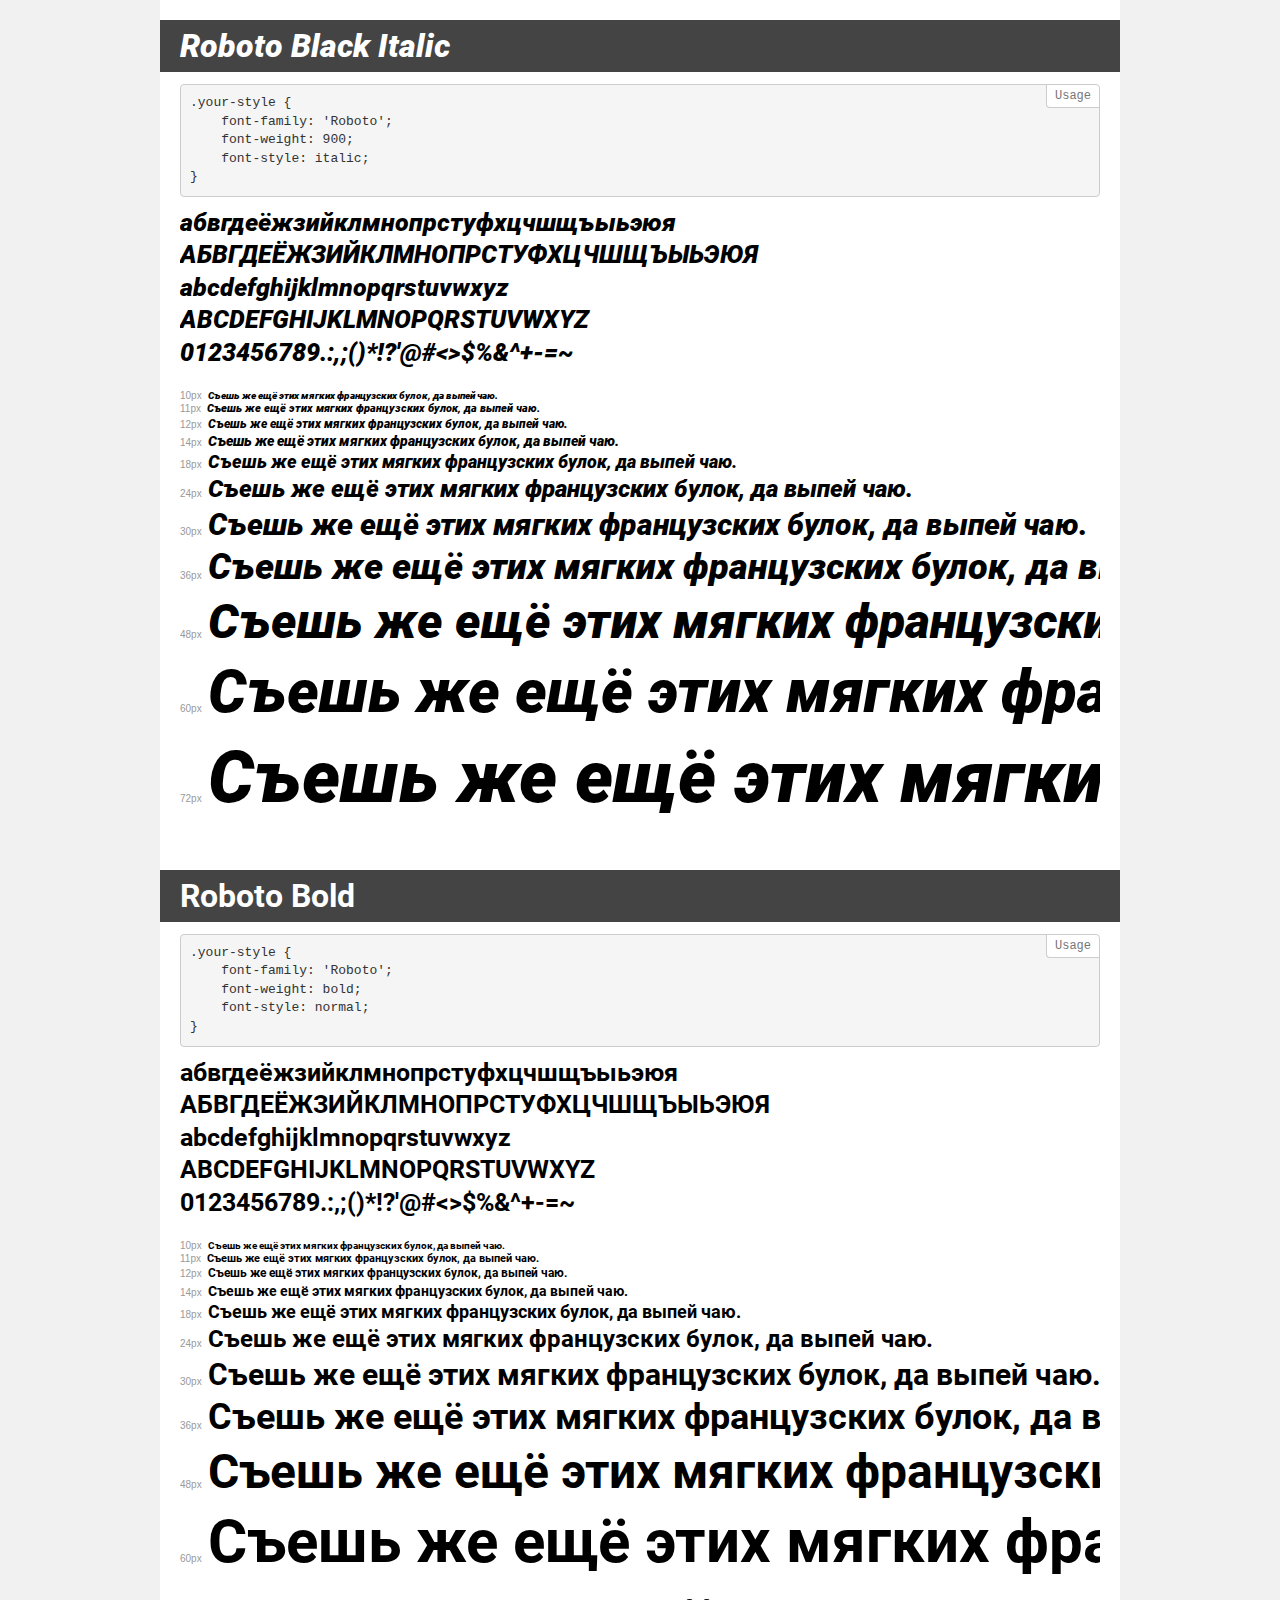
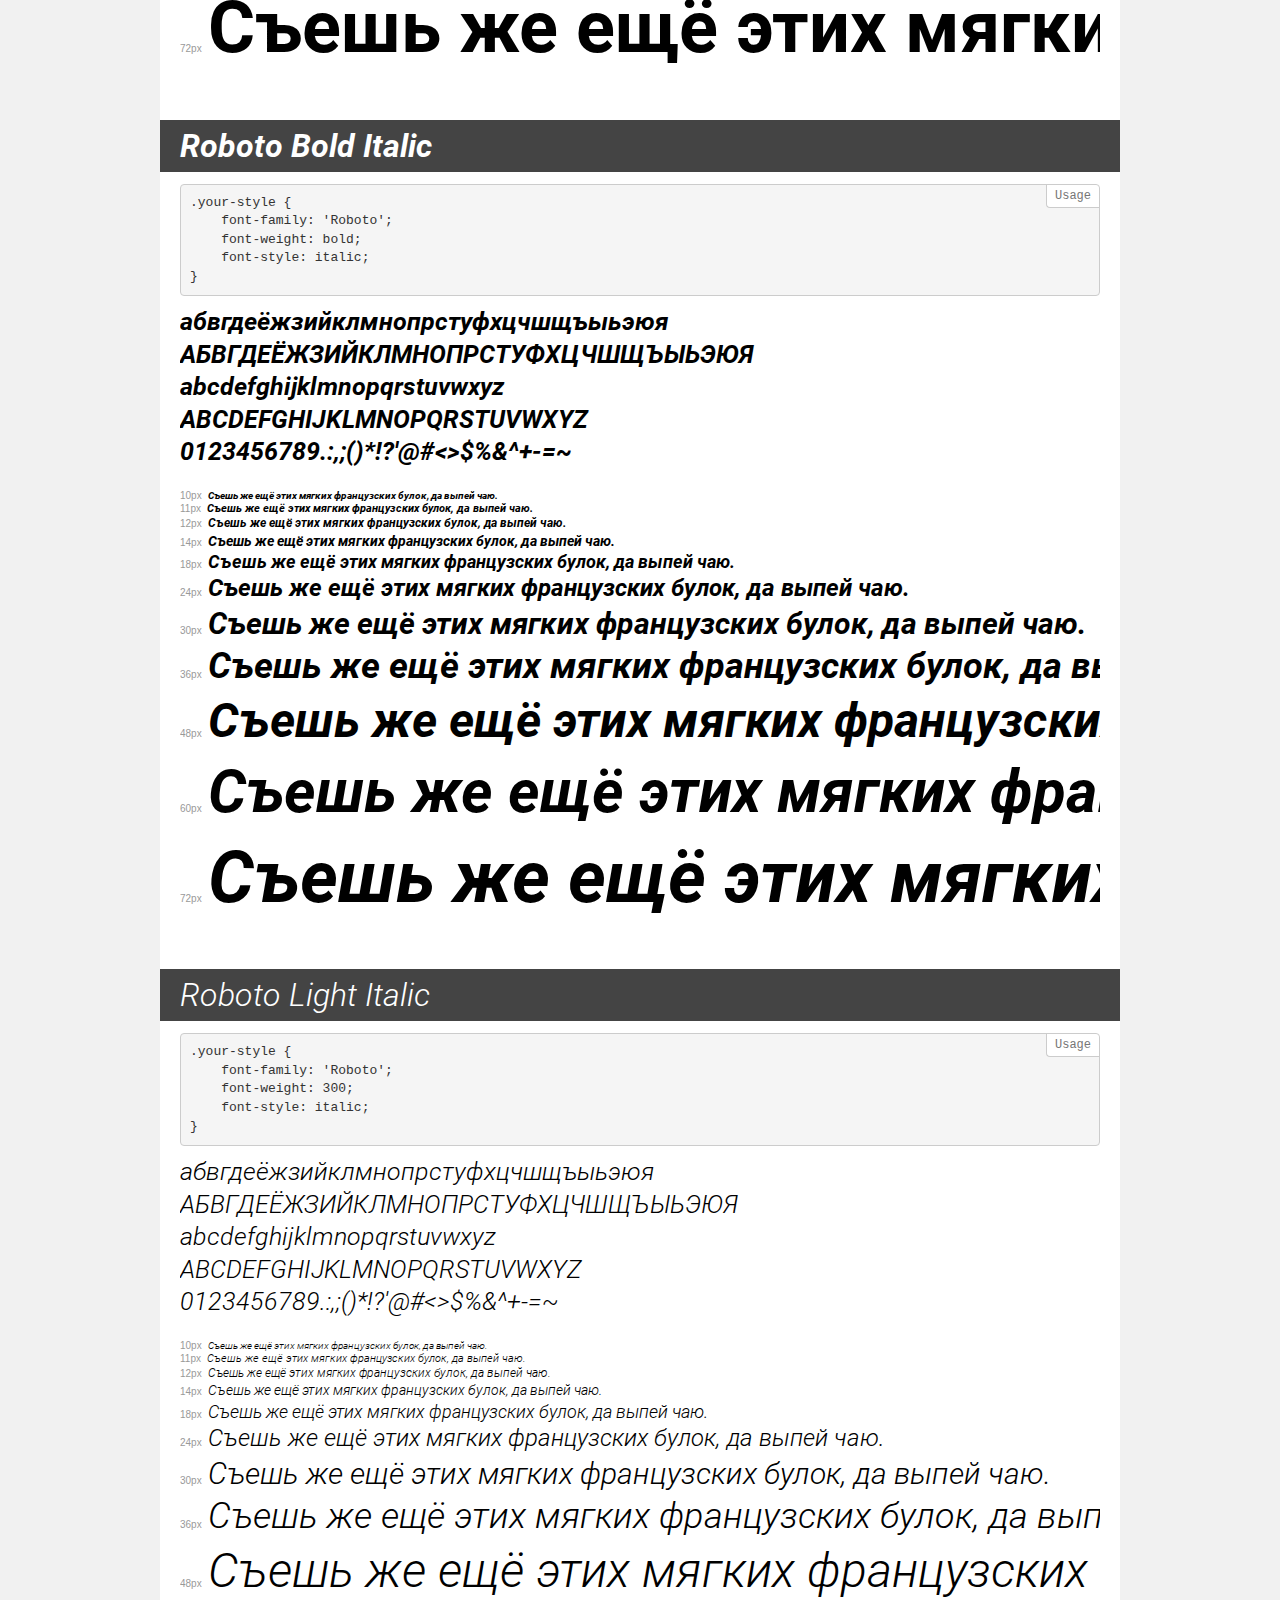
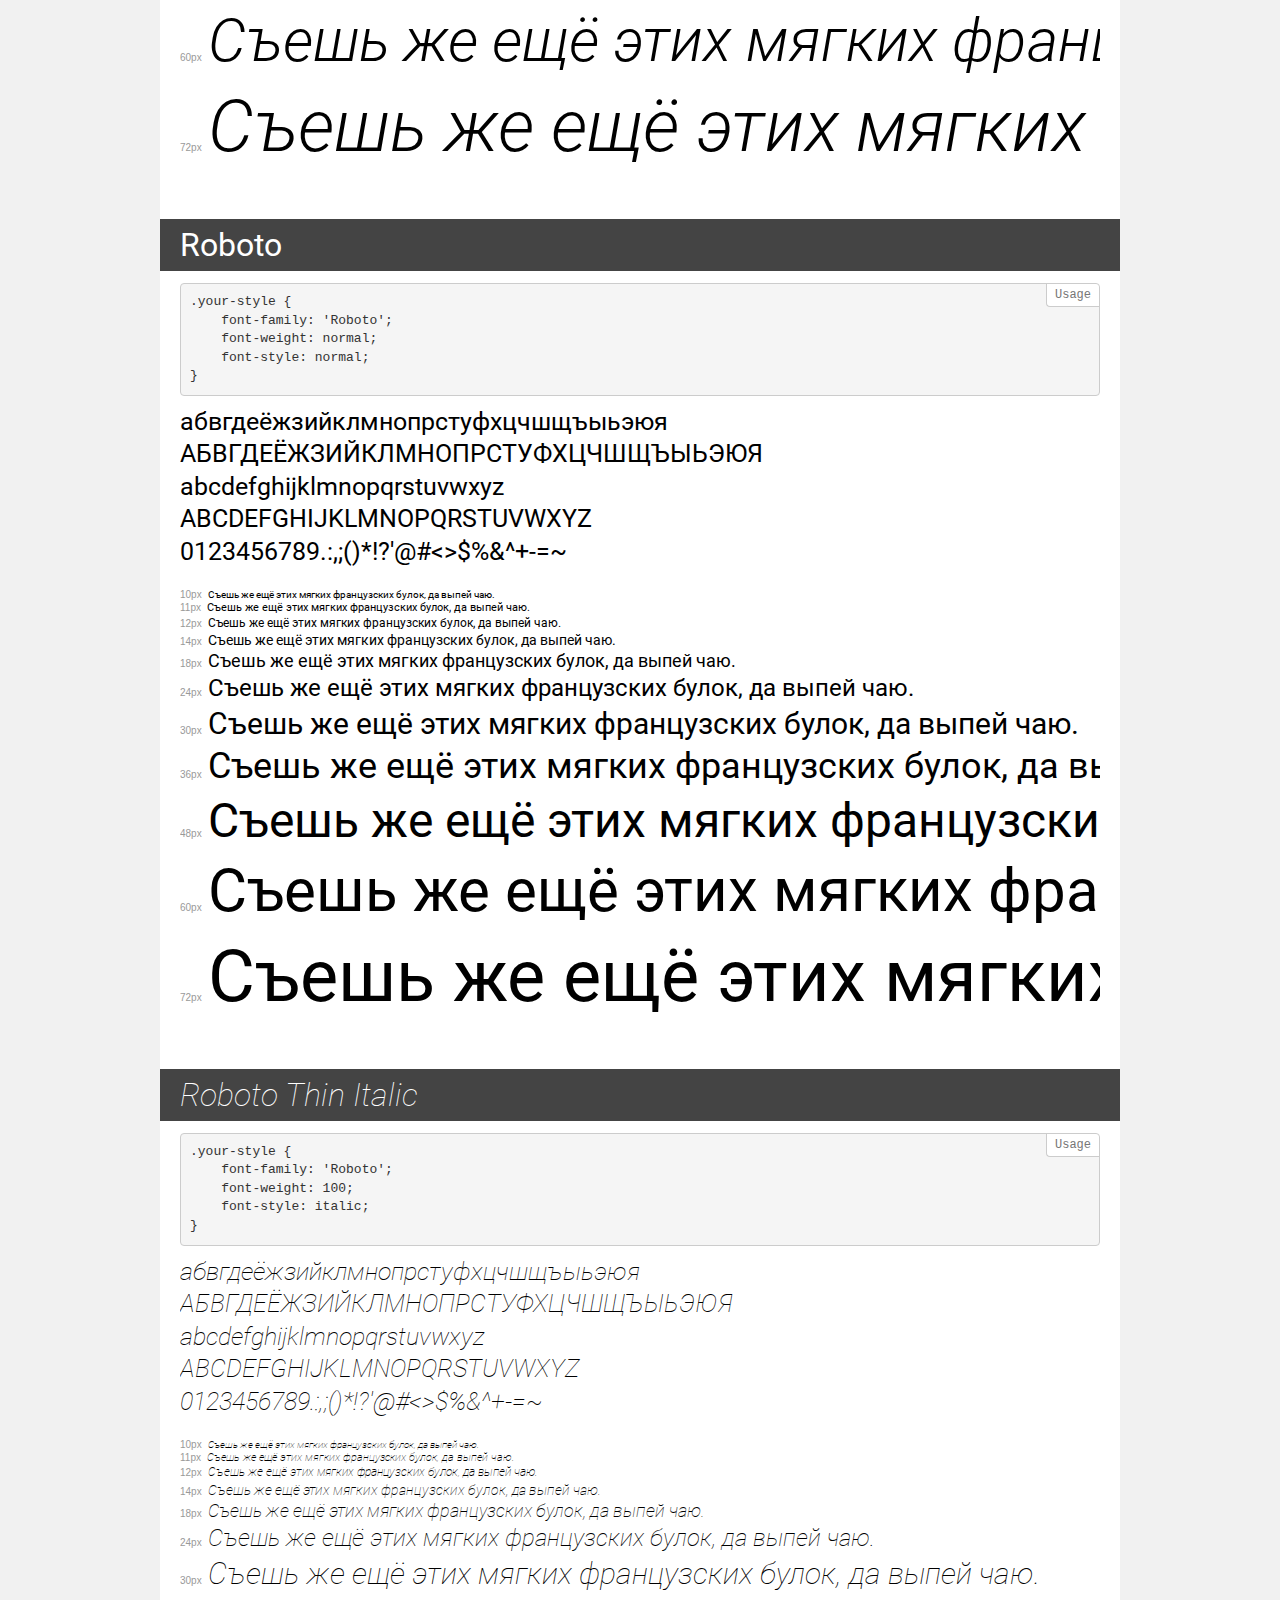
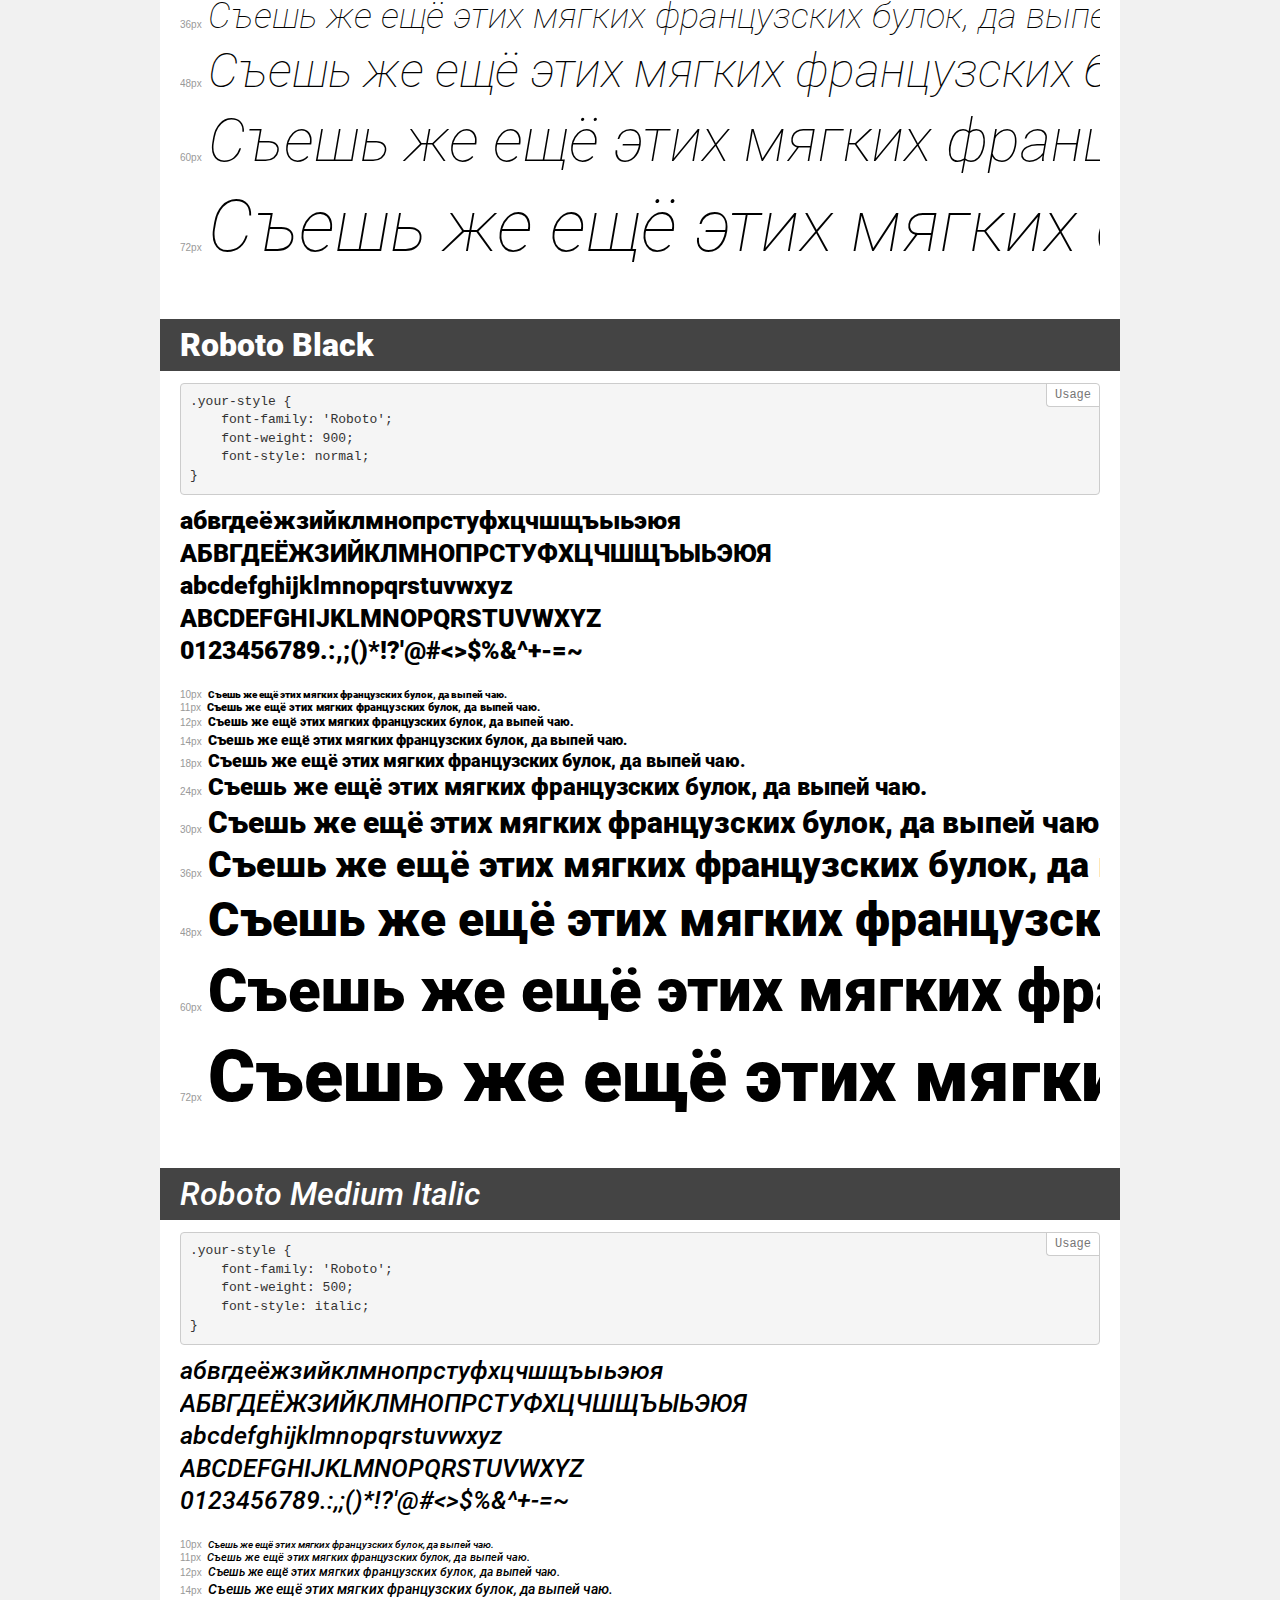
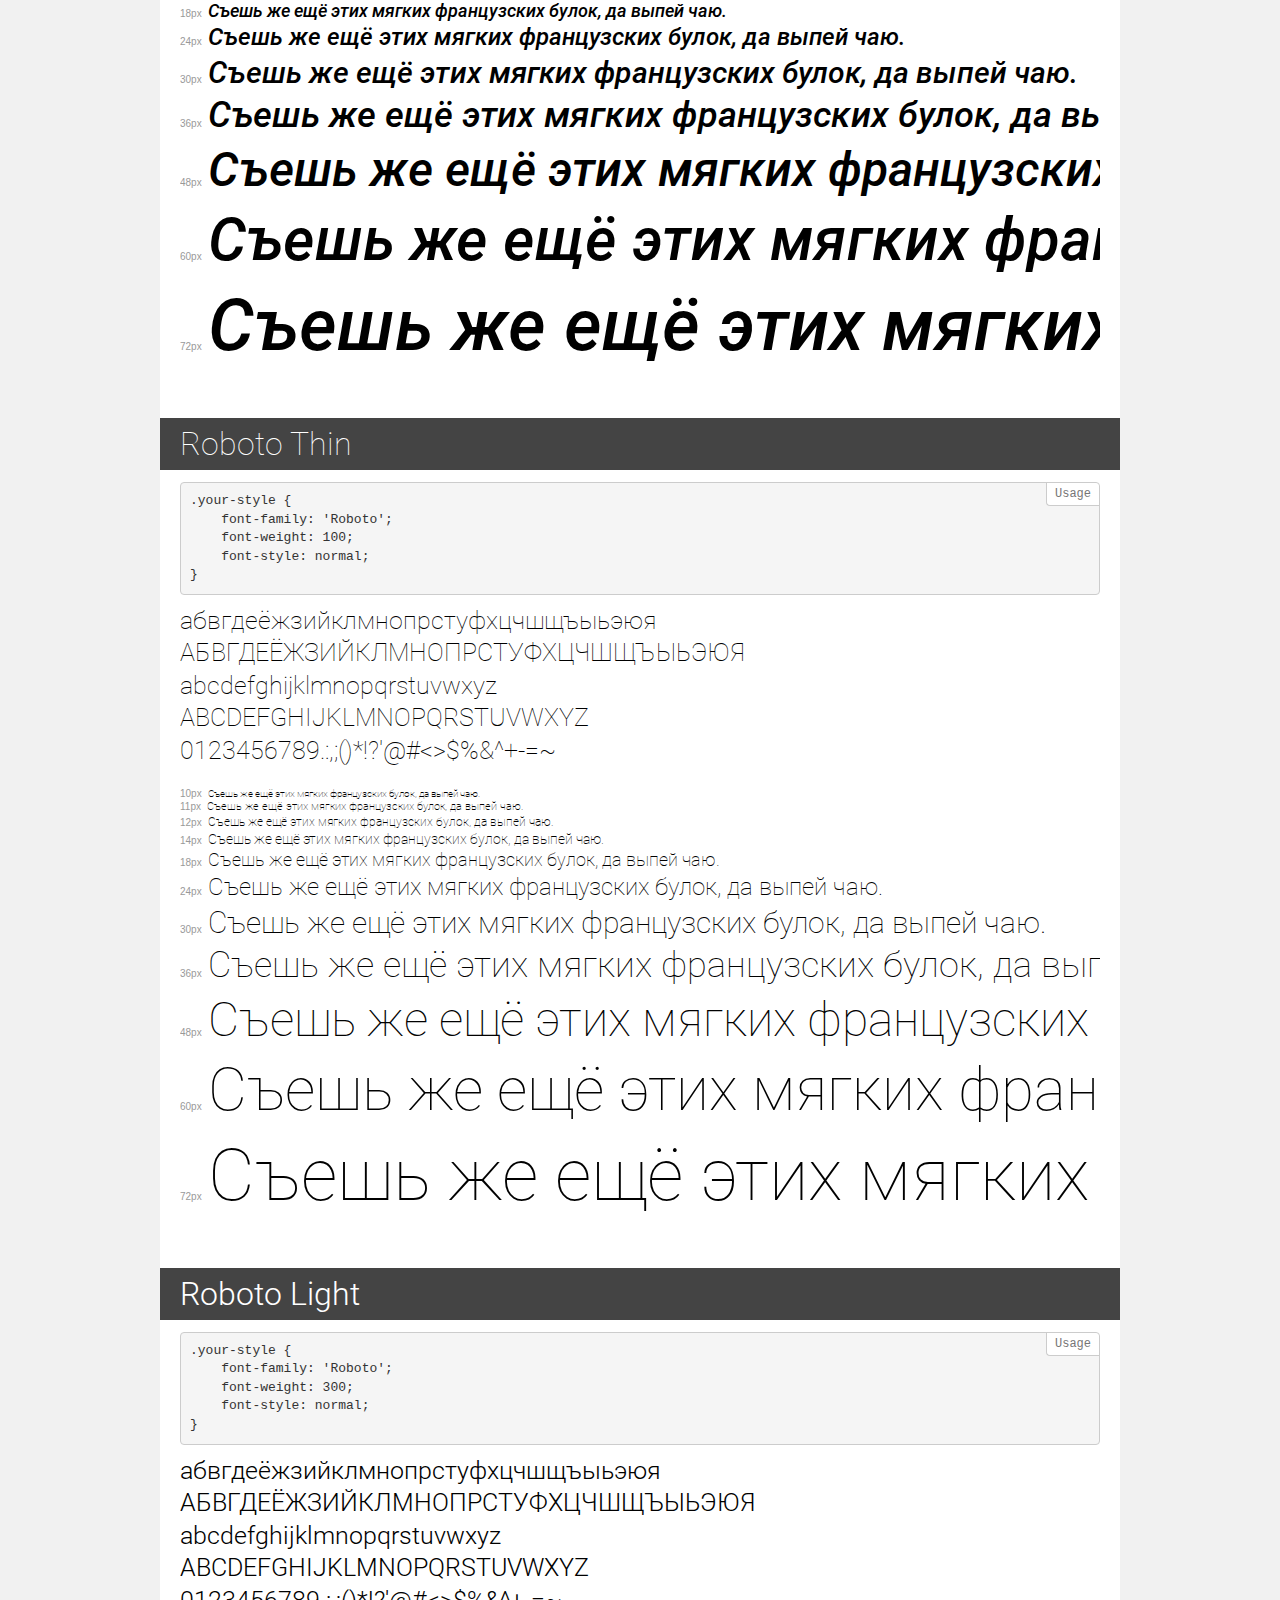
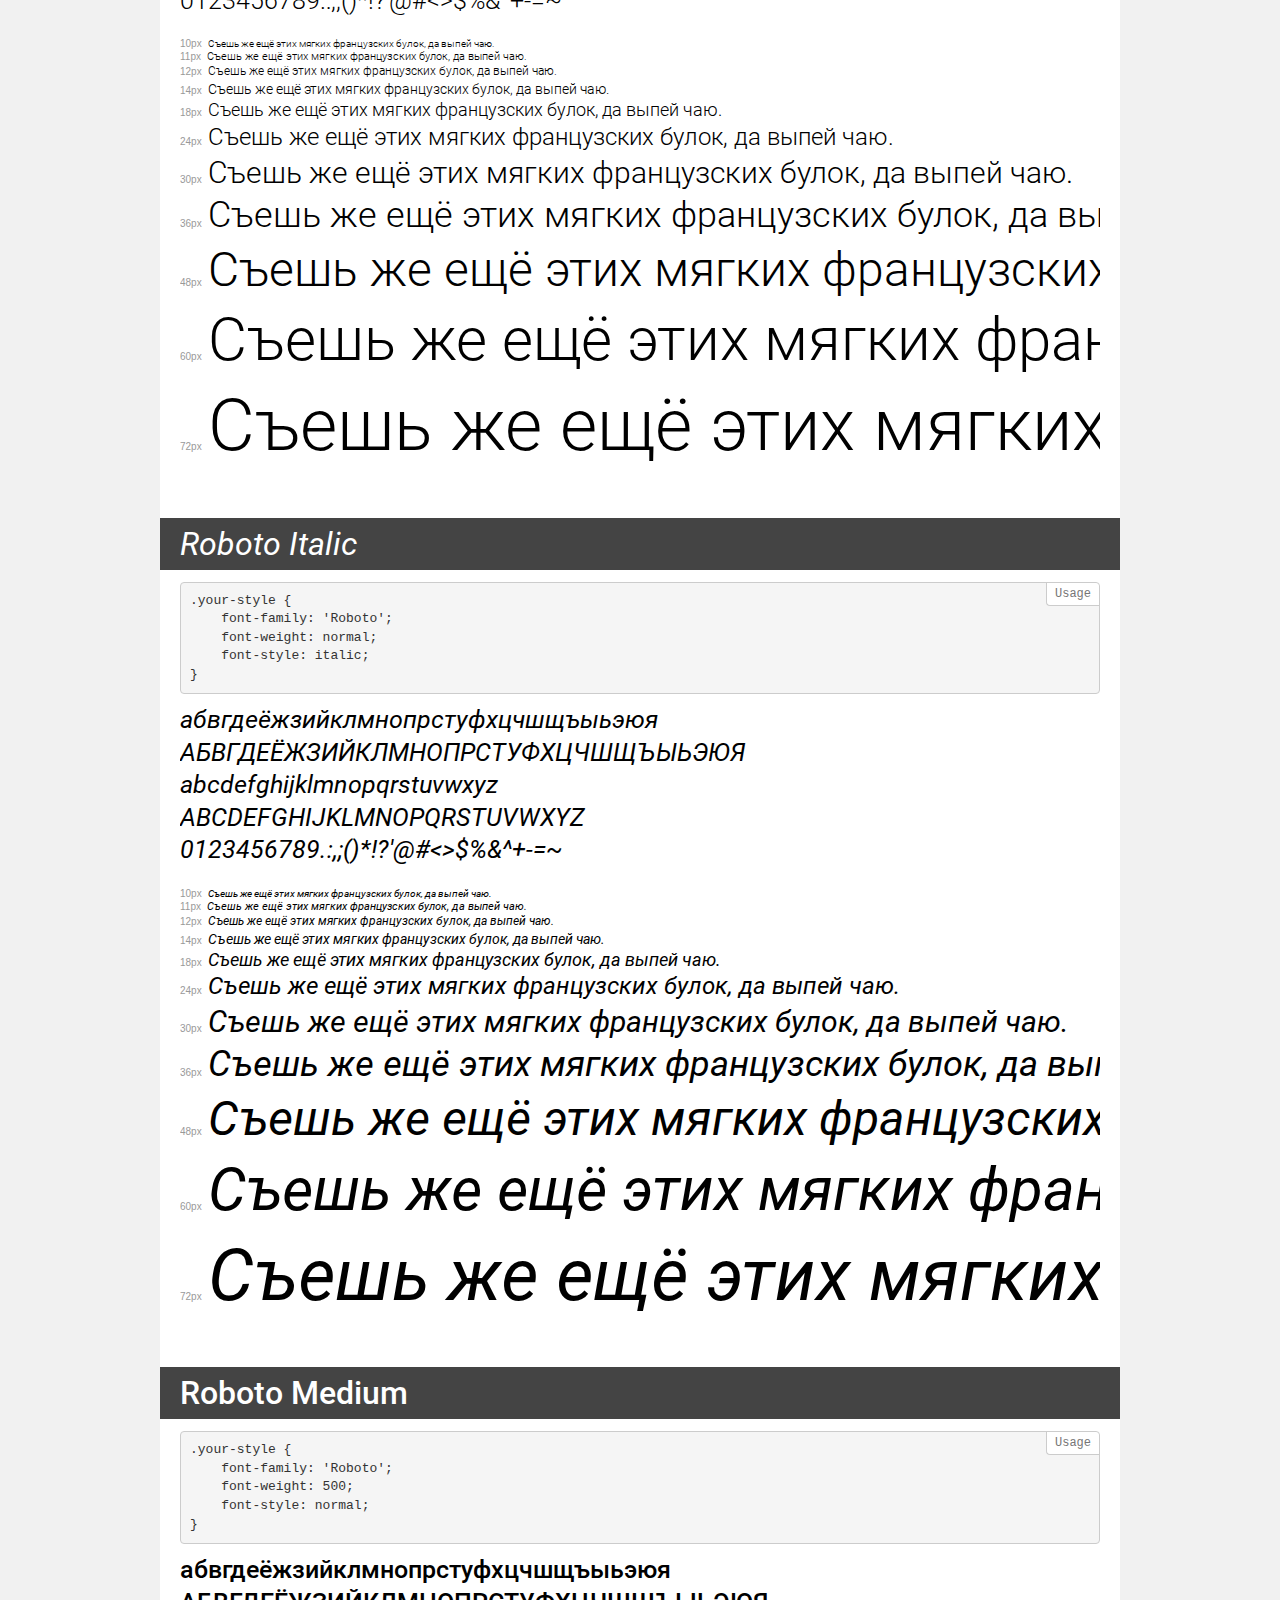
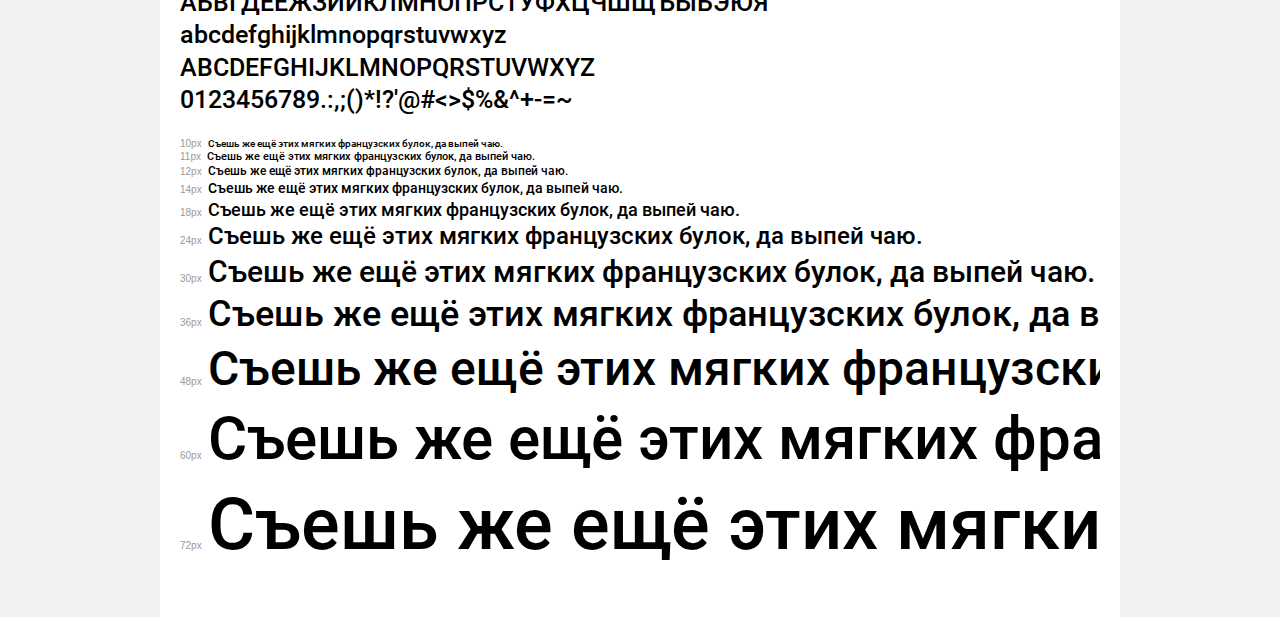
<file: Roboto/demo.html>
<!DOCTYPE html>
<html>
<head>
    <meta charset="utf-8">
    <meta http-equiv="X-UA-Compatible" content="IE=edge">
    <meta name="viewport" content="width=device-width, initial-scale=1">
    <meta name="robots" content="noindex, noarchive">
    <meta name="format-detection" content="telephone=no">
    <title>Transfonter demo</title>
    <link href="stylesheet.css" rel="stylesheet">
    <style>
        /*
        http://meyerweb.com/eric/tools/css/reset/
        v2.0 | 20110126
        License: none (public domain)
        */
        html, body, div, span, applet, object, iframe,
        h1, h2, h3, h4, h5, h6, p, blockquote, pre,
        a, abbr, acronym, address, big, cite, code,
        del, dfn, em, img, ins, kbd, q, s, samp,
        small, strike, strong, sub, sup, tt, var,
        b, u, i, center,
        dl, dt, dd, ol, ul, li,
        fieldset, form, label, legend,
        table, caption, tbody, tfoot, thead, tr, th, td,
        article, aside, canvas, details, embed,
        figure, figcaption, footer, header, hgroup,
        menu, nav, output, ruby, section, summary,
        time, mark, audio, video {
            margin: 0;
            padding: 0;
            border: 0;
            font-size: 100%;
            font: inherit;
            vertical-align: baseline;
        }
        /* HTML5 display-role reset for older browsers */
        article, aside, details, figcaption, figure,
        footer, header, hgroup, menu, nav, section {
            display: block;
        }
        body {
            line-height: 1;
        }
        ol, ul {
            list-style: none;
        }
        blockquote, q {
            quotes: none;
        }
        blockquote:before, blockquote:after,
        q:before, q:after {
            content: '';
            content: none;
        }
        table {
            border-collapse: collapse;
            border-spacing: 0;
        }
        /* common styles */
        body {
            background: #f1f1f1;
            color: #000;
        }
        .page {
            background: #fff;
            width: 920px;
            margin: 0 auto;
            padding: 20px 20px 0 20px;
            overflow: hidden;
        }
        .font-container {
            overflow-x: auto;
            overflow-y: hidden;
            margin-bottom: 40px;
            line-height: 1.3;
            white-space: nowrap;
            padding-bottom: 5px;
        }
        h1 {
            position: relative;
            background: #444;
            font-size: 32px;
            color: #fff;
            padding: 10px 20px;
            margin: 0 -20px 12px -20px;
        }
        .letters {
            font-size: 25px;
            margin-bottom: 20px;
        }
        .s10:before {
            content: '10px';
        }
        .s11:before {
            content: '11px';
        }
        .s12:before {
            content: '12px';
        }
        .s14:before {
            content: '14px';
        }
        .s18:before {
            content: '18px';
        }
        .s24:before {
            content: '24px';
        }
        .s30:before {
            content: '30px';
        }
        .s36:before {
            content: '36px';
        }
        .s48:before {
            content: '48px';
        }
        .s60:before {
            content: '60px';
        }
        .s72:before {
            content: '72px';
        }
        .s10:before, .s11:before, .s12:before, .s14:before,
        .s18:before, .s24:before, .s30:before, .s36:before,
        .s48:before, .s60:before, .s72:before {
            font-family: Arial, sans-serif;
            font-size: 10px;
            font-weight: normal;
            font-style: normal;
            color: #999;
            padding-right: 6px;
        }
        pre {
            display: block;
            position: relative;
            padding: 9px;
            margin: 0 0 10px;
            font-family: Monaco, Menlo, Consolas, "Courier New", monospace !important;
            font-size: 13px;
            line-height: 1.428571429;
            color: #333;
            font-weight: normal !important;
            font-style: normal !important;
            background-color: #f5f5f5;
            border: 1px solid #ccc;
            overflow-x: auto;
            border-radius: 4px;
        }
        pre:after {
            display: block;
            position: absolute;
            right: 0;
            top: 0;
            content: 'Usage';
            line-height: 1;
            padding: 5px 8px;
            font-size: 12px;
            color: #767676;
            background-color: #fff;
            border: 1px solid #ccc;
            border-right: none;
            border-top: none;
            border-radius: 0 4px 0 4px;
            z-index: 10;
        }
        /* responsive */
        @media (max-width: 959px) {
            .page {
                width: auto;
                margin: 0;
            }
        }
    </style>
</head>
<body>
<div class="page">
    <div class="demo" style="font-family: 'Roboto'; font-weight: 900; font-style: italic;">
        <h1>Roboto Black Italic</h1>
        <pre>.your-style {
    font-family: 'Roboto';
    font-weight: 900;
    font-style: italic;
}</pre>
        <div class="font-container">
            <p class="letters">
                абвгдеёжзийклмнопрстуфхцчшщъыьэюя<br>
АБВГДЕЁЖЗИЙКЛМНОПРСТУФХЦЧШЩЪЫЬЭЮЯ<br>
abcdefghijklmnopqrstuvwxyz<br>
ABCDEFGHIJKLMNOPQRSTUVWXYZ<br>
                0123456789.:,;()*!?'@#<>$%&^+-=~
            </p>
            <p class="s10" style="font-size: 10px;">Съешь же ещё этих мягких французских булок, да выпей чаю.</p>
            <p class="s11" style="font-size: 11px;">Съешь же ещё этих мягких французских булок, да выпей чаю.</p>
            <p class="s12" style="font-size: 12px;">Съешь же ещё этих мягких французских булок, да выпей чаю.</p>
            <p class="s14" style="font-size: 14px;">Съешь же ещё этих мягких французских булок, да выпей чаю.</p>
            <p class="s18" style="font-size: 18px;">Съешь же ещё этих мягких французских булок, да выпей чаю.</p>
            <p class="s24" style="font-size: 24px;">Съешь же ещё этих мягких французских булок, да выпей чаю.</p>
            <p class="s30" style="font-size: 30px;">Съешь же ещё этих мягких французских булок, да выпей чаю.</p>
            <p class="s36" style="font-size: 36px;">Съешь же ещё этих мягких французских булок, да выпей чаю.</p>
            <p class="s48" style="font-size: 48px;">Съешь же ещё этих мягких французских булок, да выпей чаю.</p>
            <p class="s60" style="font-size: 60px;">Съешь же ещё этих мягких французских булок, да выпей чаю.</p>
            <p class="s72" style="font-size: 72px;">Съешь же ещё этих мягких французских булок, да выпей чаю.</p>
        </div>
    </div>
    <div class="demo" style="font-family: 'Roboto'; font-weight: bold; font-style: normal;">
        <h1>Roboto Bold</h1>
        <pre>.your-style {
    font-family: 'Roboto';
    font-weight: bold;
    font-style: normal;
}</pre>
        <div class="font-container">
            <p class="letters">
                абвгдеёжзийклмнопрстуфхцчшщъыьэюя<br>
АБВГДЕЁЖЗИЙКЛМНОПРСТУФХЦЧШЩЪЫЬЭЮЯ<br>
abcdefghijklmnopqrstuvwxyz<br>
ABCDEFGHIJKLMNOPQRSTUVWXYZ<br>
                0123456789.:,;()*!?'@#<>$%&^+-=~
            </p>
            <p class="s10" style="font-size: 10px;">Съешь же ещё этих мягких французских булок, да выпей чаю.</p>
            <p class="s11" style="font-size: 11px;">Съешь же ещё этих мягких французских булок, да выпей чаю.</p>
            <p class="s12" style="font-size: 12px;">Съешь же ещё этих мягких французских булок, да выпей чаю.</p>
            <p class="s14" style="font-size: 14px;">Съешь же ещё этих мягких французских булок, да выпей чаю.</p>
            <p class="s18" style="font-size: 18px;">Съешь же ещё этих мягких французских булок, да выпей чаю.</p>
            <p class="s24" style="font-size: 24px;">Съешь же ещё этих мягких французских булок, да выпей чаю.</p>
            <p class="s30" style="font-size: 30px;">Съешь же ещё этих мягких французских булок, да выпей чаю.</p>
            <p class="s36" style="font-size: 36px;">Съешь же ещё этих мягких французских булок, да выпей чаю.</p>
            <p class="s48" style="font-size: 48px;">Съешь же ещё этих мягких французских булок, да выпей чаю.</p>
            <p class="s60" style="font-size: 60px;">Съешь же ещё этих мягких французских булок, да выпей чаю.</p>
            <p class="s72" style="font-size: 72px;">Съешь же ещё этих мягких французских булок, да выпей чаю.</p>
        </div>
    </div>
    <div class="demo" style="font-family: 'Roboto'; font-weight: bold; font-style: italic;">
        <h1>Roboto Bold Italic</h1>
        <pre>.your-style {
    font-family: 'Roboto';
    font-weight: bold;
    font-style: italic;
}</pre>
        <div class="font-container">
            <p class="letters">
                абвгдеёжзийклмнопрстуфхцчшщъыьэюя<br>
АБВГДЕЁЖЗИЙКЛМНОПРСТУФХЦЧШЩЪЫЬЭЮЯ<br>
abcdefghijklmnopqrstuvwxyz<br>
ABCDEFGHIJKLMNOPQRSTUVWXYZ<br>
                0123456789.:,;()*!?'@#<>$%&^+-=~
            </p>
            <p class="s10" style="font-size: 10px;">Съешь же ещё этих мягких французских булок, да выпей чаю.</p>
            <p class="s11" style="font-size: 11px;">Съешь же ещё этих мягких французских булок, да выпей чаю.</p>
            <p class="s12" style="font-size: 12px;">Съешь же ещё этих мягких французских булок, да выпей чаю.</p>
            <p class="s14" style="font-size: 14px;">Съешь же ещё этих мягких французских булок, да выпей чаю.</p>
            <p class="s18" style="font-size: 18px;">Съешь же ещё этих мягких французских булок, да выпей чаю.</p>
            <p class="s24" style="font-size: 24px;">Съешь же ещё этих мягких французских булок, да выпей чаю.</p>
            <p class="s30" style="font-size: 30px;">Съешь же ещё этих мягких французских булок, да выпей чаю.</p>
            <p class="s36" style="font-size: 36px;">Съешь же ещё этих мягких французских булок, да выпей чаю.</p>
            <p class="s48" style="font-size: 48px;">Съешь же ещё этих мягких французских булок, да выпей чаю.</p>
            <p class="s60" style="font-size: 60px;">Съешь же ещё этих мягких французских булок, да выпей чаю.</p>
            <p class="s72" style="font-size: 72px;">Съешь же ещё этих мягких французских булок, да выпей чаю.</p>
        </div>
    </div>
    <div class="demo" style="font-family: 'Roboto'; font-weight: 300; font-style: italic;">
        <h1>Roboto Light Italic</h1>
        <pre>.your-style {
    font-family: 'Roboto';
    font-weight: 300;
    font-style: italic;
}</pre>
        <div class="font-container">
            <p class="letters">
                абвгдеёжзийклмнопрстуфхцчшщъыьэюя<br>
АБВГДЕЁЖЗИЙКЛМНОПРСТУФХЦЧШЩЪЫЬЭЮЯ<br>
abcdefghijklmnopqrstuvwxyz<br>
ABCDEFGHIJKLMNOPQRSTUVWXYZ<br>
                0123456789.:,;()*!?'@#<>$%&^+-=~
            </p>
            <p class="s10" style="font-size: 10px;">Съешь же ещё этих мягких французских булок, да выпей чаю.</p>
            <p class="s11" style="font-size: 11px;">Съешь же ещё этих мягких французских булок, да выпей чаю.</p>
            <p class="s12" style="font-size: 12px;">Съешь же ещё этих мягких французских булок, да выпей чаю.</p>
            <p class="s14" style="font-size: 14px;">Съешь же ещё этих мягких французских булок, да выпей чаю.</p>
            <p class="s18" style="font-size: 18px;">Съешь же ещё этих мягких французских булок, да выпей чаю.</p>
            <p class="s24" style="font-size: 24px;">Съешь же ещё этих мягких французских булок, да выпей чаю.</p>
            <p class="s30" style="font-size: 30px;">Съешь же ещё этих мягких французских булок, да выпей чаю.</p>
            <p class="s36" style="font-size: 36px;">Съешь же ещё этих мягких французских булок, да выпей чаю.</p>
            <p class="s48" style="font-size: 48px;">Съешь же ещё этих мягких французских булок, да выпей чаю.</p>
            <p class="s60" style="font-size: 60px;">Съешь же ещё этих мягких французских булок, да выпей чаю.</p>
            <p class="s72" style="font-size: 72px;">Съешь же ещё этих мягких французских булок, да выпей чаю.</p>
        </div>
    </div>
    <div class="demo" style="font-family: 'Roboto'; font-weight: normal; font-style: normal;">
        <h1>Roboto</h1>
        <pre>.your-style {
    font-family: 'Roboto';
    font-weight: normal;
    font-style: normal;
}</pre>
        <div class="font-container">
            <p class="letters">
                абвгдеёжзийклмнопрстуфхцчшщъыьэюя<br>
АБВГДЕЁЖЗИЙКЛМНОПРСТУФХЦЧШЩЪЫЬЭЮЯ<br>
abcdefghijklmnopqrstuvwxyz<br>
ABCDEFGHIJKLMNOPQRSTUVWXYZ<br>
                0123456789.:,;()*!?'@#<>$%&^+-=~
            </p>
            <p class="s10" style="font-size: 10px;">Съешь же ещё этих мягких французских булок, да выпей чаю.</p>
            <p class="s11" style="font-size: 11px;">Съешь же ещё этих мягких французских булок, да выпей чаю.</p>
            <p class="s12" style="font-size: 12px;">Съешь же ещё этих мягких французских булок, да выпей чаю.</p>
            <p class="s14" style="font-size: 14px;">Съешь же ещё этих мягких французских булок, да выпей чаю.</p>
            <p class="s18" style="font-size: 18px;">Съешь же ещё этих мягких французских булок, да выпей чаю.</p>
            <p class="s24" style="font-size: 24px;">Съешь же ещё этих мягких французских булок, да выпей чаю.</p>
            <p class="s30" style="font-size: 30px;">Съешь же ещё этих мягких французских булок, да выпей чаю.</p>
            <p class="s36" style="font-size: 36px;">Съешь же ещё этих мягких французских булок, да выпей чаю.</p>
            <p class="s48" style="font-size: 48px;">Съешь же ещё этих мягких французских булок, да выпей чаю.</p>
            <p class="s60" style="font-size: 60px;">Съешь же ещё этих мягких французских булок, да выпей чаю.</p>
            <p class="s72" style="font-size: 72px;">Съешь же ещё этих мягких французских булок, да выпей чаю.</p>
        </div>
    </div>
    <div class="demo" style="font-family: 'Roboto'; font-weight: 100; font-style: italic;">
        <h1>Roboto Thin Italic</h1>
        <pre>.your-style {
    font-family: 'Roboto';
    font-weight: 100;
    font-style: italic;
}</pre>
        <div class="font-container">
            <p class="letters">
                абвгдеёжзийклмнопрстуфхцчшщъыьэюя<br>
АБВГДЕЁЖЗИЙКЛМНОПРСТУФХЦЧШЩЪЫЬЭЮЯ<br>
abcdefghijklmnopqrstuvwxyz<br>
ABCDEFGHIJKLMNOPQRSTUVWXYZ<br>
                0123456789.:,;()*!?'@#<>$%&^+-=~
            </p>
            <p class="s10" style="font-size: 10px;">Съешь же ещё этих мягких французских булок, да выпей чаю.</p>
            <p class="s11" style="font-size: 11px;">Съешь же ещё этих мягких французских булок, да выпей чаю.</p>
            <p class="s12" style="font-size: 12px;">Съешь же ещё этих мягких французских булок, да выпей чаю.</p>
            <p class="s14" style="font-size: 14px;">Съешь же ещё этих мягких французских булок, да выпей чаю.</p>
            <p class="s18" style="font-size: 18px;">Съешь же ещё этих мягких французских булок, да выпей чаю.</p>
            <p class="s24" style="font-size: 24px;">Съешь же ещё этих мягких французских булок, да выпей чаю.</p>
            <p class="s30" style="font-size: 30px;">Съешь же ещё этих мягких французских булок, да выпей чаю.</p>
            <p class="s36" style="font-size: 36px;">Съешь же ещё этих мягких французских булок, да выпей чаю.</p>
            <p class="s48" style="font-size: 48px;">Съешь же ещё этих мягких французских булок, да выпей чаю.</p>
            <p class="s60" style="font-size: 60px;">Съешь же ещё этих мягких французских булок, да выпей чаю.</p>
            <p class="s72" style="font-size: 72px;">Съешь же ещё этих мягких французских булок, да выпей чаю.</p>
        </div>
    </div>
    <div class="demo" style="font-family: 'Roboto'; font-weight: 900; font-style: normal;">
        <h1>Roboto Black</h1>
        <pre>.your-style {
    font-family: 'Roboto';
    font-weight: 900;
    font-style: normal;
}</pre>
        <div class="font-container">
            <p class="letters">
                абвгдеёжзийклмнопрстуфхцчшщъыьэюя<br>
АБВГДЕЁЖЗИЙКЛМНОПРСТУФХЦЧШЩЪЫЬЭЮЯ<br>
abcdefghijklmnopqrstuvwxyz<br>
ABCDEFGHIJKLMNOPQRSTUVWXYZ<br>
                0123456789.:,;()*!?'@#<>$%&^+-=~
            </p>
            <p class="s10" style="font-size: 10px;">Съешь же ещё этих мягких французских булок, да выпей чаю.</p>
            <p class="s11" style="font-size: 11px;">Съешь же ещё этих мягких французских булок, да выпей чаю.</p>
            <p class="s12" style="font-size: 12px;">Съешь же ещё этих мягких французских булок, да выпей чаю.</p>
            <p class="s14" style="font-size: 14px;">Съешь же ещё этих мягких французских булок, да выпей чаю.</p>
            <p class="s18" style="font-size: 18px;">Съешь же ещё этих мягких французских булок, да выпей чаю.</p>
            <p class="s24" style="font-size: 24px;">Съешь же ещё этих мягких французских булок, да выпей чаю.</p>
            <p class="s30" style="font-size: 30px;">Съешь же ещё этих мягких французских булок, да выпей чаю.</p>
            <p class="s36" style="font-size: 36px;">Съешь же ещё этих мягких французских булок, да выпей чаю.</p>
            <p class="s48" style="font-size: 48px;">Съешь же ещё этих мягких французских булок, да выпей чаю.</p>
            <p class="s60" style="font-size: 60px;">Съешь же ещё этих мягких французских булок, да выпей чаю.</p>
            <p class="s72" style="font-size: 72px;">Съешь же ещё этих мягких французских булок, да выпей чаю.</p>
        </div>
    </div>
    <div class="demo" style="font-family: 'Roboto'; font-weight: 500; font-style: italic;">
        <h1>Roboto Medium Italic</h1>
        <pre>.your-style {
    font-family: 'Roboto';
    font-weight: 500;
    font-style: italic;
}</pre>
        <div class="font-container">
            <p class="letters">
                абвгдеёжзийклмнопрстуфхцчшщъыьэюя<br>
АБВГДЕЁЖЗИЙКЛМНОПРСТУФХЦЧШЩЪЫЬЭЮЯ<br>
abcdefghijklmnopqrstuvwxyz<br>
ABCDEFGHIJKLMNOPQRSTUVWXYZ<br>
                0123456789.:,;()*!?'@#<>$%&^+-=~
            </p>
            <p class="s10" style="font-size: 10px;">Съешь же ещё этих мягких французских булок, да выпей чаю.</p>
            <p class="s11" style="font-size: 11px;">Съешь же ещё этих мягких французских булок, да выпей чаю.</p>
            <p class="s12" style="font-size: 12px;">Съешь же ещё этих мягких французских булок, да выпей чаю.</p>
            <p class="s14" style="font-size: 14px;">Съешь же ещё этих мягких французских булок, да выпей чаю.</p>
            <p class="s18" style="font-size: 18px;">Съешь же ещё этих мягких французских булок, да выпей чаю.</p>
            <p class="s24" style="font-size: 24px;">Съешь же ещё этих мягких французских булок, да выпей чаю.</p>
            <p class="s30" style="font-size: 30px;">Съешь же ещё этих мягких французских булок, да выпей чаю.</p>
            <p class="s36" style="font-size: 36px;">Съешь же ещё этих мягких французских булок, да выпей чаю.</p>
            <p class="s48" style="font-size: 48px;">Съешь же ещё этих мягких французских булок, да выпей чаю.</p>
            <p class="s60" style="font-size: 60px;">Съешь же ещё этих мягких французских булок, да выпей чаю.</p>
            <p class="s72" style="font-size: 72px;">Съешь же ещё этих мягких французских булок, да выпей чаю.</p>
        </div>
    </div>
    <div class="demo" style="font-family: 'Roboto'; font-weight: 100; font-style: normal;">
        <h1>Roboto Thin</h1>
        <pre>.your-style {
    font-family: 'Roboto';
    font-weight: 100;
    font-style: normal;
}</pre>
        <div class="font-container">
            <p class="letters">
                абвгдеёжзийклмнопрстуфхцчшщъыьэюя<br>
АБВГДЕЁЖЗИЙКЛМНОПРСТУФХЦЧШЩЪЫЬЭЮЯ<br>
abcdefghijklmnopqrstuvwxyz<br>
ABCDEFGHIJKLMNOPQRSTUVWXYZ<br>
                0123456789.:,;()*!?'@#<>$%&^+-=~
            </p>
            <p class="s10" style="font-size: 10px;">Съешь же ещё этих мягких французских булок, да выпей чаю.</p>
            <p class="s11" style="font-size: 11px;">Съешь же ещё этих мягких французских булок, да выпей чаю.</p>
            <p class="s12" style="font-size: 12px;">Съешь же ещё этих мягких французских булок, да выпей чаю.</p>
            <p class="s14" style="font-size: 14px;">Съешь же ещё этих мягких французских булок, да выпей чаю.</p>
            <p class="s18" style="font-size: 18px;">Съешь же ещё этих мягких французских булок, да выпей чаю.</p>
            <p class="s24" style="font-size: 24px;">Съешь же ещё этих мягких французских булок, да выпей чаю.</p>
            <p class="s30" style="font-size: 30px;">Съешь же ещё этих мягких французских булок, да выпей чаю.</p>
            <p class="s36" style="font-size: 36px;">Съешь же ещё этих мягких французских булок, да выпей чаю.</p>
            <p class="s48" style="font-size: 48px;">Съешь же ещё этих мягких французских булок, да выпей чаю.</p>
            <p class="s60" style="font-size: 60px;">Съешь же ещё этих мягких французских булок, да выпей чаю.</p>
            <p class="s72" style="font-size: 72px;">Съешь же ещё этих мягких французских булок, да выпей чаю.</p>
        </div>
    </div>
    <div class="demo" style="font-family: 'Roboto'; font-weight: 300; font-style: normal;">
        <h1>Roboto Light</h1>
        <pre>.your-style {
    font-family: 'Roboto';
    font-weight: 300;
    font-style: normal;
}</pre>
        <div class="font-container">
            <p class="letters">
                абвгдеёжзийклмнопрстуфхцчшщъыьэюя<br>
АБВГДЕЁЖЗИЙКЛМНОПРСТУФХЦЧШЩЪЫЬЭЮЯ<br>
abcdefghijklmnopqrstuvwxyz<br>
ABCDEFGHIJKLMNOPQRSTUVWXYZ<br>
                0123456789.:,;()*!?'@#<>$%&^+-=~
            </p>
            <p class="s10" style="font-size: 10px;">Съешь же ещё этих мягких французских булок, да выпей чаю.</p>
            <p class="s11" style="font-size: 11px;">Съешь же ещё этих мягких французских булок, да выпей чаю.</p>
            <p class="s12" style="font-size: 12px;">Съешь же ещё этих мягких французских булок, да выпей чаю.</p>
            <p class="s14" style="font-size: 14px;">Съешь же ещё этих мягких французских булок, да выпей чаю.</p>
            <p class="s18" style="font-size: 18px;">Съешь же ещё этих мягких французских булок, да выпей чаю.</p>
            <p class="s24" style="font-size: 24px;">Съешь же ещё этих мягких французских булок, да выпей чаю.</p>
            <p class="s30" style="font-size: 30px;">Съешь же ещё этих мягких французских булок, да выпей чаю.</p>
            <p class="s36" style="font-size: 36px;">Съешь же ещё этих мягких французских булок, да выпей чаю.</p>
            <p class="s48" style="font-size: 48px;">Съешь же ещё этих мягких французских булок, да выпей чаю.</p>
            <p class="s60" style="font-size: 60px;">Съешь же ещё этих мягких французских булок, да выпей чаю.</p>
            <p class="s72" style="font-size: 72px;">Съешь же ещё этих мягких французских булок, да выпей чаю.</p>
        </div>
    </div>
    <div class="demo" style="font-family: 'Roboto'; font-weight: normal; font-style: italic;">
        <h1>Roboto Italic</h1>
        <pre>.your-style {
    font-family: 'Roboto';
    font-weight: normal;
    font-style: italic;
}</pre>
        <div class="font-container">
            <p class="letters">
                абвгдеёжзийклмнопрстуфхцчшщъыьэюя<br>
АБВГДЕЁЖЗИЙКЛМНОПРСТУФХЦЧШЩЪЫЬЭЮЯ<br>
abcdefghijklmnopqrstuvwxyz<br>
ABCDEFGHIJKLMNOPQRSTUVWXYZ<br>
                0123456789.:,;()*!?'@#<>$%&^+-=~
            </p>
            <p class="s10" style="font-size: 10px;">Съешь же ещё этих мягких французских булок, да выпей чаю.</p>
            <p class="s11" style="font-size: 11px;">Съешь же ещё этих мягких французских булок, да выпей чаю.</p>
            <p class="s12" style="font-size: 12px;">Съешь же ещё этих мягких французских булок, да выпей чаю.</p>
            <p class="s14" style="font-size: 14px;">Съешь же ещё этих мягких французских булок, да выпей чаю.</p>
            <p class="s18" style="font-size: 18px;">Съешь же ещё этих мягких французских булок, да выпей чаю.</p>
            <p class="s24" style="font-size: 24px;">Съешь же ещё этих мягких французских булок, да выпей чаю.</p>
            <p class="s30" style="font-size: 30px;">Съешь же ещё этих мягких французских булок, да выпей чаю.</p>
            <p class="s36" style="font-size: 36px;">Съешь же ещё этих мягких французских булок, да выпей чаю.</p>
            <p class="s48" style="font-size: 48px;">Съешь же ещё этих мягких французских булок, да выпей чаю.</p>
            <p class="s60" style="font-size: 60px;">Съешь же ещё этих мягких французских булок, да выпей чаю.</p>
            <p class="s72" style="font-size: 72px;">Съешь же ещё этих мягких французских булок, да выпей чаю.</p>
        </div>
    </div>
    <div class="demo" style="font-family: 'Roboto'; font-weight: 500; font-style: normal;">
        <h1>Roboto Medium</h1>
        <pre>.your-style {
    font-family: 'Roboto';
    font-weight: 500;
    font-style: normal;
}</pre>
        <div class="font-container">
            <p class="letters">
                абвгдеёжзийклмнопрстуфхцчшщъыьэюя<br>
АБВГДЕЁЖЗИЙКЛМНОПРСТУФХЦЧШЩЪЫЬЭЮЯ<br>
abcdefghijklmnopqrstuvwxyz<br>
ABCDEFGHIJKLMNOPQRSTUVWXYZ<br>
                0123456789.:,;()*!?'@#<>$%&^+-=~
            </p>
            <p class="s10" style="font-size: 10px;">Съешь же ещё этих мягких французских булок, да выпей чаю.</p>
            <p class="s11" style="font-size: 11px;">Съешь же ещё этих мягких французских булок, да выпей чаю.</p>
            <p class="s12" style="font-size: 12px;">Съешь же ещё этих мягких французских булок, да выпей чаю.</p>
            <p class="s14" style="font-size: 14px;">Съешь же ещё этих мягких французских булок, да выпей чаю.</p>
            <p class="s18" style="font-size: 18px;">Съешь же ещё этих мягких французских булок, да выпей чаю.</p>
            <p class="s24" style="font-size: 24px;">Съешь же ещё этих мягких французских булок, да выпей чаю.</p>
            <p class="s30" style="font-size: 30px;">Съешь же ещё этих мягких французских булок, да выпей чаю.</p>
            <p class="s36" style="font-size: 36px;">Съешь же ещё этих мягких французских булок, да выпей чаю.</p>
            <p class="s48" style="font-size: 48px;">Съешь же ещё этих мягких французских булок, да выпей чаю.</p>
            <p class="s60" style="font-size: 60px;">Съешь же ещё этих мягких французских булок, да выпей чаю.</p>
            <p class="s72" style="font-size: 72px;">Съешь же ещё этих мягких французских булок, да выпей чаю.</p>
        </div>
    </div>
</div>
</body>
</html>
</file>
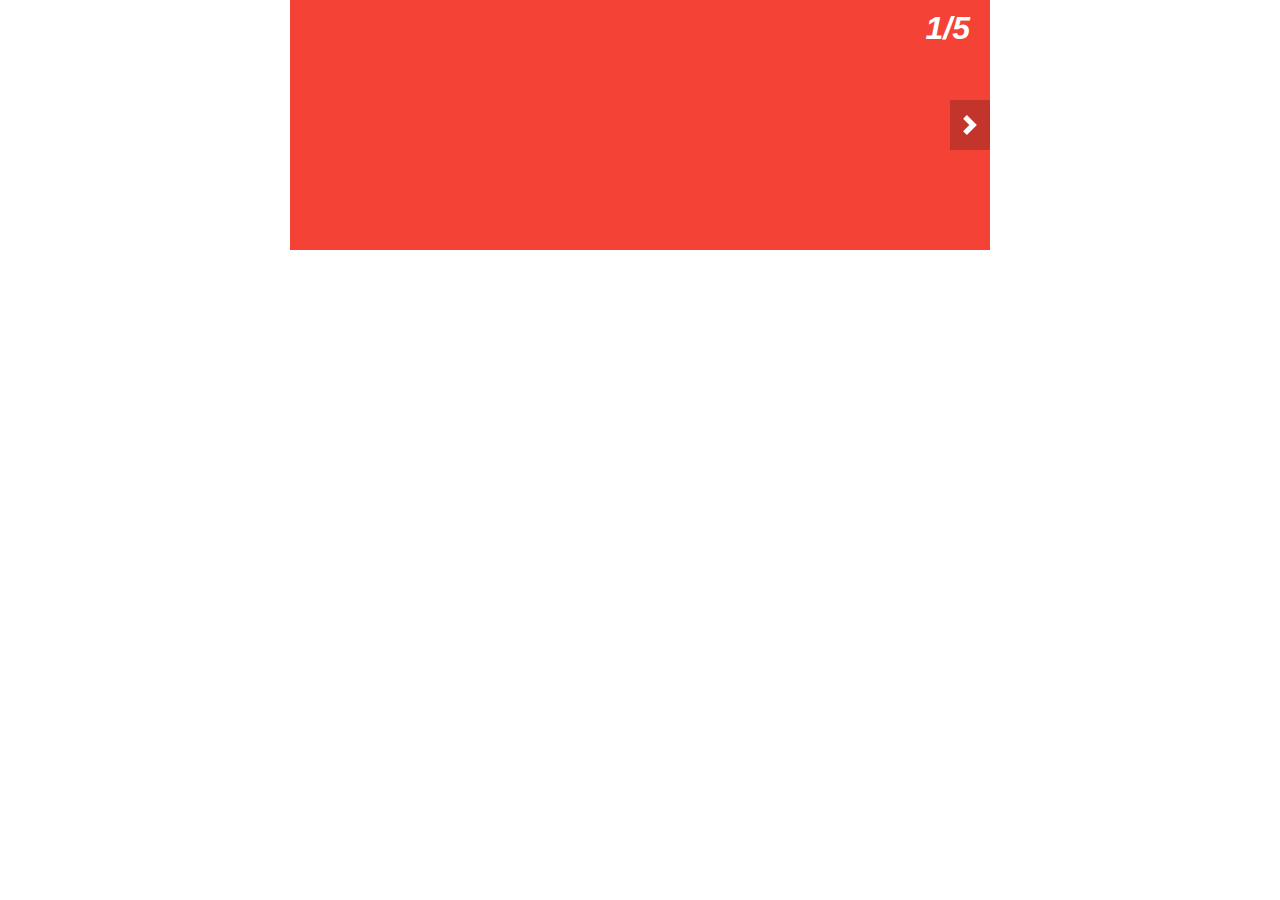
<file: ChiefSlider/examples/01.html>
<!doctype html>
<html lang="ru">

<head>
  <meta charset="utf-8">
  <meta name="viewport" content="width=device-width, initial-scale=1">
  <title>ChiefSlider [Example 1]</title>
  <link rel="stylesheet" href="../chief-slider.css">
  <style>
    *,
    *::before,
    *::after {
      -webkit-box-sizing: border-box;
      box-sizing: border-box;
    }

    body {
      margin: 0;
      font-family: -apple-system, BlinkMacSystemFont, 'Segoe UI', Roboto,
        'Helvetica Neue', Arial, sans-serif, 'Apple Color Emoji', 'Segoe UI Emoji',
        'Segoe UI Symbol';
    }

    .container {
      max-width: 700px;
      margin: 0 auto;
    }

    .slider__container {
      padding-left: 0;
      padding-right: 0;
    }

    .slider__items {
      counter-reset: slide;
    }

    .slider__item {
      -webkit-box-flex: 0;
      -ms-flex: 0 0 100%;
      flex: 0 0 100%;
      max-width: 100%;
      counter-increment: slide;
      height: 250px;
      position: relative;
    }

    .slider__item::before {
      content: counter(slide) "/5";
      position: absolute;
      top: 10px;
      right: 20px;
      color: #fff;
      font-style: italic;
      font-size: 32px;
      font-weight: bold;
      display: block;
    }

    .slider__item:nth-child(1) {
      background-color: #f44336;
    }

    .slider__item:nth-child(2) {
      background-color: #9c27b0;
    }

    .slider__item:nth-child(3) {
      background-color: #3f51b5;
    }

    .slider__item:nth-child(4) {
      background-color: #03a9f4;
    }

    .slider__item:nth-child(5) {
      background-color: #4caf50;
    }
  </style>
  <script defer src="../chief-slider.js"></script>
  <script>
    document.addEventListener('DOMContentLoaded', function () {
      const slider = new ChiefSlider('.slider', {
        loop: false
      });
    });
  </script>
</head>

<body>

  <div class="container">

    <div class="slider">
      <div class="slider__container">
        <div class="slider__wrapper">
          <div class="slider__items">
            <div class="slider__item">
              <!-- Контент 1 слайда -->
            </div>
            <div class="slider__item">
              <!-- Контент 2 слайда -->
            </div>
            <div class="slider__item">
              <!-- Контент 3 слайда -->
            </div>
            <div class="slider__item">
              <!-- Контент 4 слайда -->
            </div>
            <div class="slider__item">
              <!-- Контент 5 слайда -->
            </div>
          </div>
        </div>
      </div>
      <a href="#" class="slider__control" data-slide="prev"></a>
      <a href="#" class="slider__control" data-slide="next"></a>
    </div>

  </div>
</body>

</html>
</file>
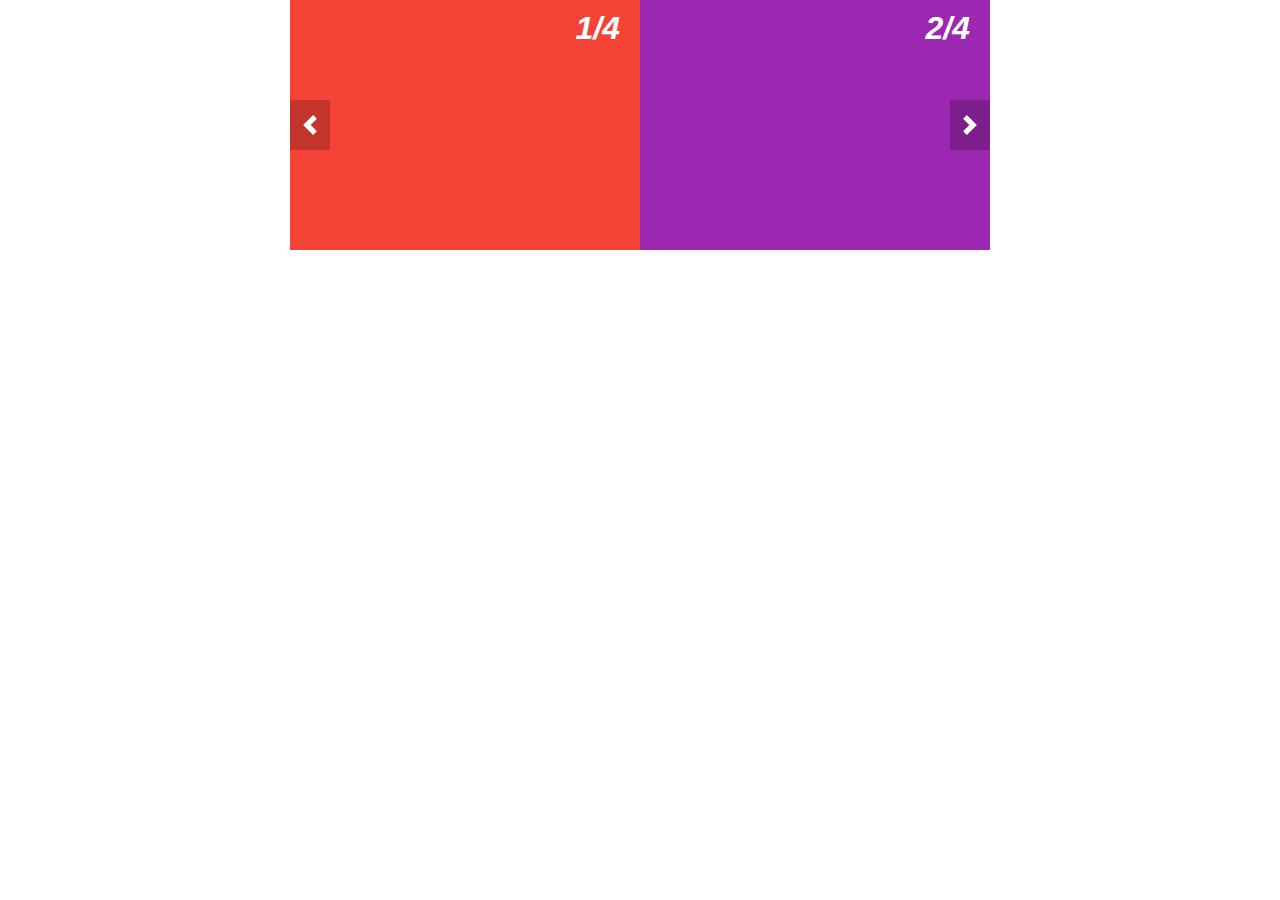
<file: ChiefSlider/examples/02.html>
<!doctype html>
<html lang="ru">

<head>
  <meta charset="utf-8">
  <meta name="viewport" content="width=device-width, initial-scale=1">
  <title>ChiefSlider [Example 1]</title>
  <link rel="stylesheet" href="../chief-slider.css">
  <style>
    *,
    *::before,
    *::after {
      -webkit-box-sizing: border-box;
      box-sizing: border-box;
    }

    body {
      margin: 0;
      font-family: -apple-system, BlinkMacSystemFont, 'Segoe UI', Roboto,
        'Helvetica Neue', Arial, sans-serif, 'Apple Color Emoji', 'Segoe UI Emoji',
        'Segoe UI Symbol';
    }

    .container {
      max-width: 700px;
      margin: 0 auto;
    }

    .slider__container {
      padding-left: 0;
      padding-right: 0;
    }

    .slider__items {
      counter-reset: slide;
    }

    .slider__item {
      -webkit-box-flex: 0;
      -ms-flex: 0 0 50%;
      flex: 0 0 50%;
      max-width: 50%;
      counter-increment: slide;
      height: 250px;
      position: relative;
    }

    .slider__item::before {
      content: counter(slide) "/4";
      position: absolute;
      top: 10px;
      right: 20px;
      color: #fff;
      font-style: italic;
      font-size: 32px;
      font-weight: bold;
      display: block;
    }

    .slider__item:nth-child(1) {
      background-color: #f44336;
    }

    .slider__item:nth-child(2) {
      background-color: #9c27b0;
    }

    .slider__item:nth-child(3) {
      background-color: #3f51b5;
    }

    .slider__item:nth-child(4) {
      background-color: #03a9f4;
    }

    .slider__item:nth-child(5) {
      background-color: #4caf50;
    }
  </style>
</head>

<body>

  <div class="container">

    <div class="slider">
      <div class="slider__container">
        <div class="slider__wrapper">
          <div class="slider__items">
            <div class="slider__item">
              <!-- Контент 1 слайда -->
            </div>
            <div class="slider__item">
              <!-- Контент 2 слайда -->
            </div>
            <div class="slider__item">
              <!-- Контент 3 слайда -->
            </div>
            <div class="slider__item">
              <!-- Контент 4 слайда -->
            </div>
          </div>
        </div>
      </div>
      <a href="#" class="slider__control" data-slide="prev"></a>
      <a href="#" class="slider__control" data-slide="next"></a>
    </div>

  </div>

  <script src="../chief-slider.js"></script>
  <script>
    document.addEventListener('DOMContentLoaded', function () {
      const slider = new ChiefSlider('.slider', {
        loop: true
      });
    });
  </script>

</body>

</html>
</file>
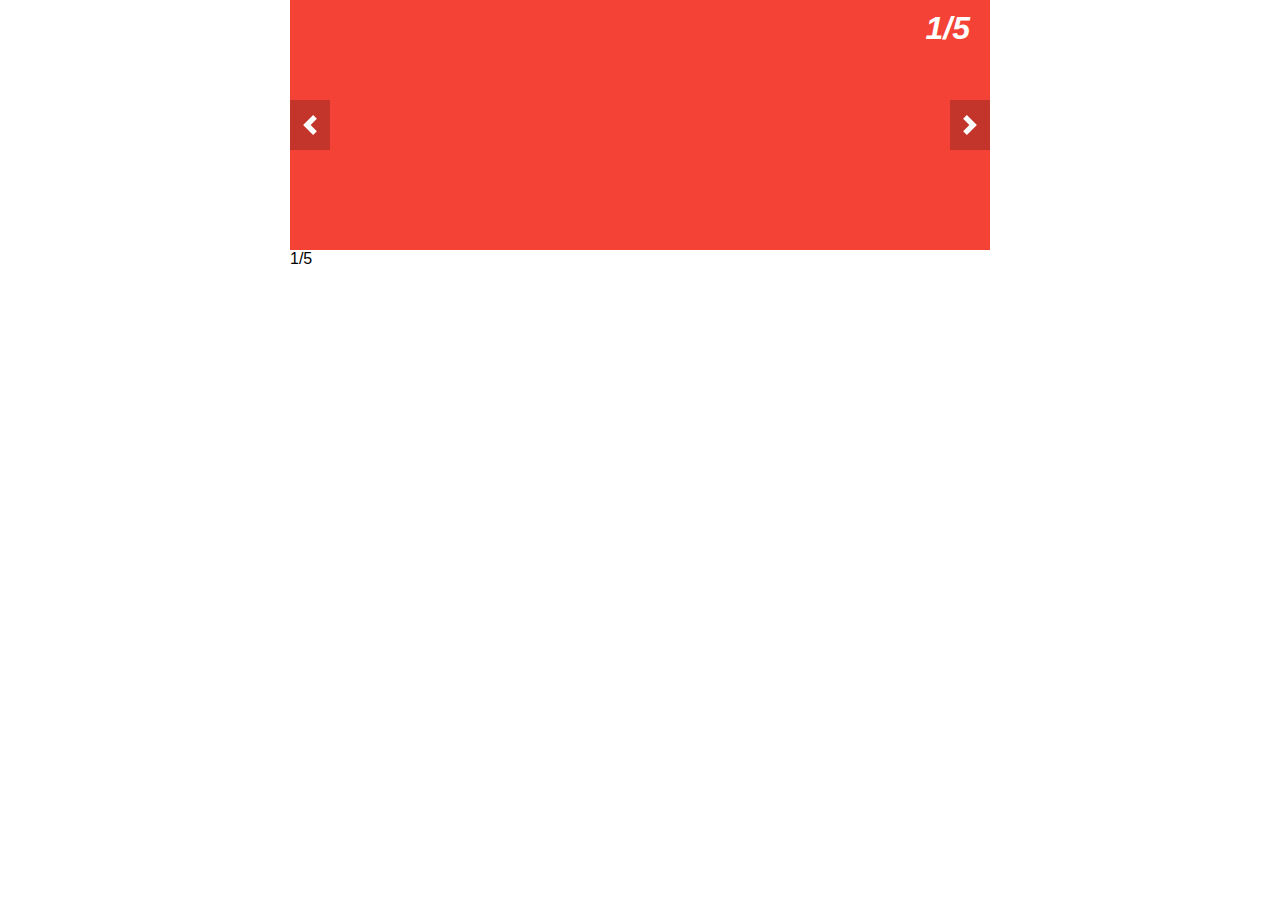
<file: ChiefSlider/examples/03.html>
<!doctype html>
<html lang="ru">

<head>
  <meta charset="utf-8">
  <meta name="viewport" content="width=device-width, initial-scale=1">
  <title>ChiefSlider [Example 1]</title>
  <link rel="stylesheet" href="../chief-slider.css">
  <style>
    *,
    *::before,
    *::after {
      -webkit-box-sizing: border-box;
      box-sizing: border-box;
    }

    body {
      margin: 0;
      font-family: -apple-system, BlinkMacSystemFont, 'Segoe UI', Roboto,
        'Helvetica Neue', Arial, sans-serif, 'Apple Color Emoji', 'Segoe UI Emoji',
        'Segoe UI Symbol';
    }

    .container {
      max-width: 700px;
      margin: 0 auto;
    }

    .slider__container {
      padding-left: 0;
      padding-right: 0;
    }

    .slider__items {
      counter-reset: slide;
    }

    .slider__item {
      -webkit-box-flex: 0;
      -ms-flex: 0 0 100%;
      flex: 0 0 100%;
      max-width: 100%;
      counter-increment: slide;
      height: 250px;
      position: relative;
    }

    .slider__item::before {
      content: counter(slide) "/5";
      position: absolute;
      top: 10px;
      right: 20px;
      color: #fff;
      font-style: italic;
      font-size: 32px;
      font-weight: bold;
      display: block;
    }

    .slider__item:nth-child(1) {
      background-color: #f44336;
    }

    .slider__item:nth-child(2) {
      background-color: #9c27b0;
    }

    .slider__item:nth-child(3) {
      background-color: #3f51b5;
    }

    .slider__item:nth-child(4) {
      background-color: #03a9f4;
    }

    .slider__item:nth-child(5) {
      background-color: #4caf50;
    }
  </style>
  <script src="../chief-slider.js"></script>
</head>

<body>

  <div class="container">

    <div class="slider">
      <div class="slider__container">
        <div class="slider__wrapper">
          <div class="slider__items">
            <div class="slider__item">
              <!-- Контент 1 слайда -->
            </div>
            <div class="slider__item">
              <!-- Контент 2 слайда -->
            </div>
            <div class="slider__item">
              <!-- Контент 3 слайда -->
            </div>
            <div class="slider__item">
              <!-- Контент 4 слайда -->
            </div>
            <div class="slider__item">
              <!-- Контент 5 слайда -->
            </div>
          </div>
        </div>
      </div>
      <a href="#" class="slider__control" data-slide="prev"></a>
      <a href="#" class="slider__control" data-slide="next"></a>
    </div>

    <div class="slider-counter"></div>

  </div>

  <script>
    document.addEventListener('DOMContentLoaded', function () {
      const slider = new ChiefSlider('.slider', {
        loop: true
      });
      const sliderItems = document.querySelector('.slider__items');
      const sliderCounter = document.querySelector('.slider-counter');
      const updateCounter = () => {
        const index = parseInt(sliderItems.querySelector('.slider__item_active').dataset.index) + 1;
        const count = sliderItems.querySelectorAll('.slider__item').length;
        sliderCounter.textContent = `${index}/${count}`;
      }
      updateCounter();
      sliderItems.addEventListener('transitionend', updateCounter);
    });
  </script>

</body>

</html>
</file>
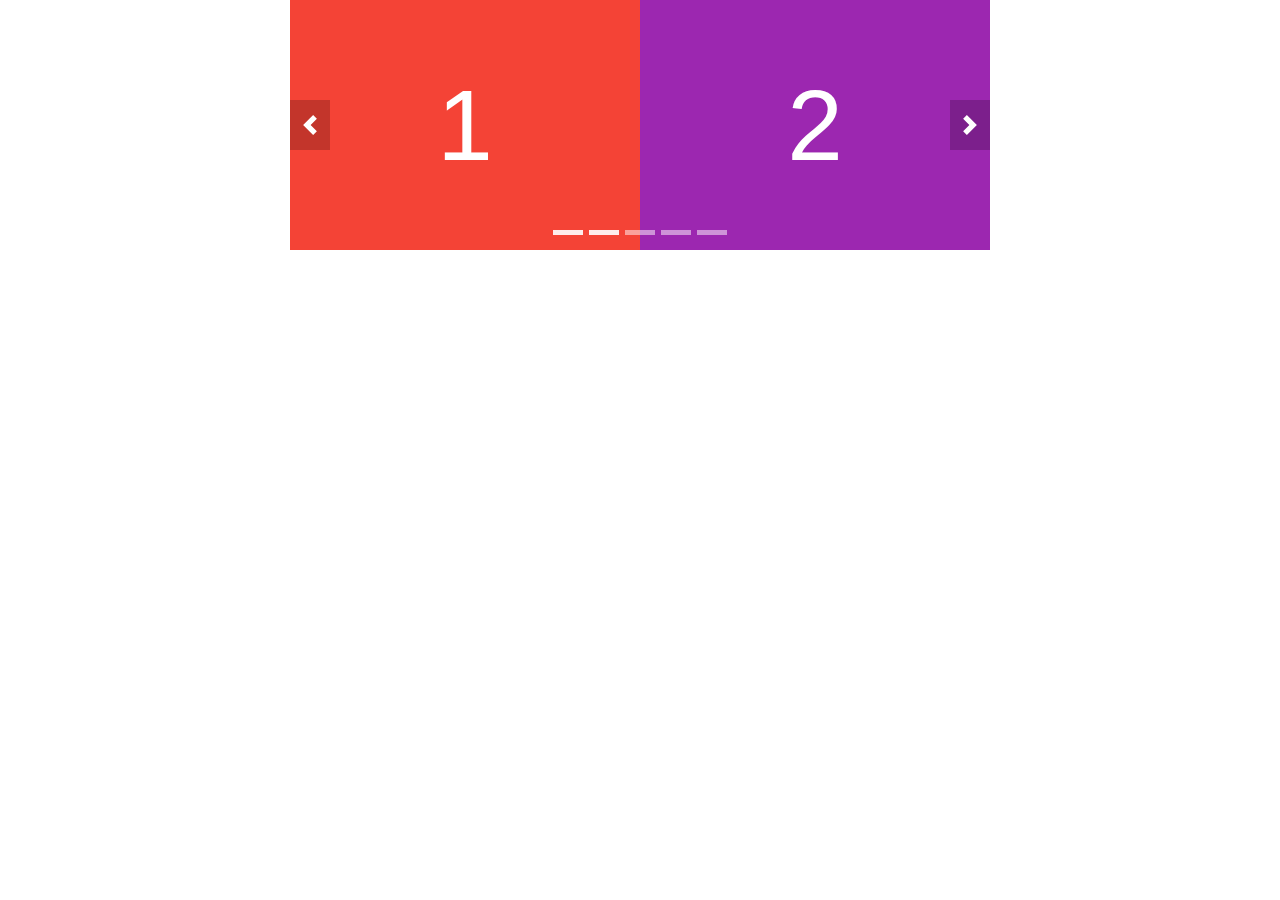
<file: ChiefSlider/examples/04.html>
<!doctype html>
<html lang="ru">

<head>
  <meta charset="utf-8">
  <meta name="viewport" content="width=device-width, initial-scale=1">
  <title>chiefSlider - Example 4</title>
  <link rel="stylesheet" href="../chief-slider.css">
  <script src="../chief-slider.js"></script>
  <script>
    document.addEventListener('DOMContentLoaded', function () {
      new ChiefSlider('.slider', {
        loop: true,
        autoplay: false,
        interval: 5000,
      });
    });
  </script>
  <style>
    *,
    *::before,
    *::after {
      box-sizing: border-box;
    }

    body {
      margin: 0;
      font-family: -apple-system, BlinkMacSystemFont, 'Segoe UI', Roboto,
        'Helvetica Neue', Arial, sans-serif, 'Apple Color Emoji', 'Segoe UI Emoji',
        'Segoe UI Symbol';
    }

    .container {
      max-width: 700px;
      margin: 0 auto;
    }

    .slider__container {
      padding-left: 0;
      padding-right: 0;
    }

    .slider__item {
      flex: 0 0 50%;
      max-width: 50%;
    }

    .slider__item-container {
      line-height: 250px;
      font-size: 100px;
      text-align: center;
      height: 250px;
      color: #fff;
    }

    .slider__item:nth-child(1) .slider__item-content {
      background-color: #f44336;
    }

    .slider__item:nth-child(2) .slider__item-content {
      background-color: #9c27b0;
    }

    .slider__item:nth-child(3) .slider__item-content {
      background-color: #3f51b5;
    }

    .slider__item:nth-child(4) .slider__item-content {
      background-color: #03a9f4;
    }

    .slider__item:nth-child(5) .slider__item-content {
      background-color: #4caf50;
    }
  </style>
</head>

<body>

  <div class="container">

    <div class="slider" data-slider="chiefslider">
      <div class="slider__container">
        <div class="slider__wrapper">
          <div class="slider__items">
            <div class="slider__item">
              <div class="slider__item-container">
                <div class="slider__item-content">1</div>
              </div>
            </div>
            <div class="slider__item">
              <div class="slider__item-container">
                <div class="slider__item-content">2</div>
              </div>
            </div>
            <div class="slider__item">
              <div class="slider__item-container">
                <div class="slider__item-content">3</div>
              </div>
            </div>
            <div class="slider__item">
              <div class="slider__item-container">
                <div class="slider__item-content">4</div>
              </div>
            </div>
            <div class="slider__item">
              <div class="slider__item-container">
                <div class="slider__item-content">5</div>
              </div>
            </div>
          </div>
        </div>
      </div>
      <a href="#" class="slider__control" data-slide="prev"></a>
      <a href="#" class="slider__control" data-slide="next"></a>
      <ol class="slider__indicators">
        <li data-slide-to="0"></li>
        <li data-slide-to="1"></li>
        <li data-slide-to="2"></li>
        <li data-slide-to="3"></li>
        <li data-slide-to="4"></li>
      </ol>
    </div>

  </div>
</body>

</html>
</file>
<file: Roboto/stylesheet.css>
@font-face {
    font-family: 'Roboto';
    src: url('Roboto-BlackItalic.eot');
    src: local('Roboto Black Italic'), local('Roboto-BlackItalic'),
        url('Roboto-BlackItalic.eot?#iefix') format('embedded-opentype'),
        url('Roboto-BlackItalic.woff2') format('woff2'),
        url('Roboto-BlackItalic.woff') format('woff'),
        url('Roboto-BlackItalic.ttf') format('truetype');
    font-weight: 900;
    font-style: italic;
}

@font-face {
    font-family: 'Roboto';
    src: url('Roboto-Bold.eot');
    src: local('Roboto Bold'), local('Roboto-Bold'),
        url('Roboto-Bold.eot?#iefix') format('embedded-opentype'),
        url('Roboto-Bold.woff2') format('woff2'),
        url('Roboto-Bold.woff') format('woff'),
        url('Roboto-Bold.ttf') format('truetype');
    font-weight: bold;
    font-style: normal;
}

@font-face {
    font-family: 'Roboto';
    src: url('Roboto-BoldItalic.eot');
    src: local('Roboto Bold Italic'), local('Roboto-BoldItalic'),
        url('Roboto-BoldItalic.eot?#iefix') format('embedded-opentype'),
        url('Roboto-BoldItalic.woff2') format('woff2'),
        url('Roboto-BoldItalic.woff') format('woff'),
        url('Roboto-BoldItalic.ttf') format('truetype');
    font-weight: bold;
    font-style: italic;
}

@font-face {
    font-family: 'Roboto';
    src: url('Roboto-LightItalic.eot');
    src: local('Roboto Light Italic'), local('Roboto-LightItalic'),
        url('Roboto-LightItalic.eot?#iefix') format('embedded-opentype'),
        url('Roboto-LightItalic.woff2') format('woff2'),
        url('Roboto-LightItalic.woff') format('woff'),
        url('Roboto-LightItalic.ttf') format('truetype');
    font-weight: 300;
    font-style: italic;
}

@font-face {
    font-family: 'Roboto';
    src: url('Roboto-Regular.eot');
    src: local('Roboto'), local('Roboto-Regular'),
        url('Roboto-Regular.eot?#iefix') format('embedded-opentype'),
        url('Roboto-Regular.woff2') format('woff2'),
        url('Roboto-Regular.woff') format('woff'),
        url('Roboto-Regular.ttf') format('truetype');
    font-weight: normal;
    font-style: normal;
}

@font-face {
    font-family: 'Roboto';
    src: url('Roboto-ThinItalic.eot');
    src: local('Roboto Thin Italic'), local('Roboto-ThinItalic'),
        url('Roboto-ThinItalic.eot?#iefix') format('embedded-opentype'),
        url('Roboto-ThinItalic.woff2') format('woff2'),
        url('Roboto-ThinItalic.woff') format('woff'),
        url('Roboto-ThinItalic.ttf') format('truetype');
    font-weight: 100;
    font-style: italic;
}

@font-face {
    font-family: 'Roboto';
    src: url('Roboto-Black.eot');
    src: local('Roboto Black'), local('Roboto-Black'),
        url('Roboto-Black.eot?#iefix') format('embedded-opentype'),
        url('Roboto-Black.woff2') format('woff2'),
        url('Roboto-Black.woff') format('woff'),
        url('Roboto-Black.ttf') format('truetype');
    font-weight: 900;
    font-style: normal;
}

@font-face {
    font-family: 'Roboto';
    src: url('Roboto-MediumItalic.eot');
    src: local('Roboto Medium Italic'), local('Roboto-MediumItalic'),
        url('Roboto-MediumItalic.eot?#iefix') format('embedded-opentype'),
        url('Roboto-MediumItalic.woff2') format('woff2'),
        url('Roboto-MediumItalic.woff') format('woff'),
        url('Roboto-MediumItalic.ttf') format('truetype');
    font-weight: 500;
    font-style: italic;
}

@font-face {
    font-family: 'Roboto';
    src: url('Roboto-Thin.eot');
    src: local('Roboto Thin'), local('Roboto-Thin'),
        url('Roboto-Thin.eot?#iefix') format('embedded-opentype'),
        url('Roboto-Thin.woff2') format('woff2'),
        url('Roboto-Thin.woff') format('woff'),
        url('Roboto-Thin.ttf') format('truetype');
    font-weight: 100;
    font-style: normal;
}

@font-face {
    font-family: 'Roboto';
    src: url('Roboto-Light.eot');
    src: local('Roboto Light'), local('Roboto-Light'),
        url('Roboto-Light.eot?#iefix') format('embedded-opentype'),
        url('Roboto-Light.woff2') format('woff2'),
        url('Roboto-Light.woff') format('woff'),
        url('Roboto-Light.ttf') format('truetype');
    font-weight: 300;
    font-style: normal;
}

@font-face {
    font-family: 'Roboto';
    src: url('Roboto-Italic.eot');
    src: local('Roboto Italic'), local('Roboto-Italic'),
        url('Roboto-Italic.eot?#iefix') format('embedded-opentype'),
        url('Roboto-Italic.woff2') format('woff2'),
        url('Roboto-Italic.woff') format('woff'),
        url('Roboto-Italic.ttf') format('truetype');
    font-weight: normal;
    font-style: italic;
}

@font-face {
    font-family: 'Roboto';
    src: url('Roboto-Medium.eot');
    src: local('Roboto Medium'), local('Roboto-Medium'),
        url('Roboto-Medium.eot?#iefix') format('embedded-opentype'),
        url('Roboto-Medium.woff2') format('woff2'),
        url('Roboto-Medium.woff') format('woff'),
        url('Roboto-Medium.ttf') format('truetype');
    font-weight: 500;
    font-style: normal;
}
</file>
<file: ChiefSlider/chief-slider.css>
/*!
* chiefSlider
*   site: https://itchief.ru/javascript/slider
*   github: https://github.com/itchief/ui-components
*
* Copyright 2018-2021 Alexander Maltsev
* Licensed under MIT (https://github.com/itchief/ui-components/blob/master/LICENSE)
*/

.slider {
  position: relative;
}

.slider__container {
  overflow: hidden;
}

.slider__wrapper {
  /* overflow: hidden; */
}

.slider__items {
  display: flex;
  transition: transform 0.5s ease;
}

.slider_disable-transition {
  transition: none;
}

.slider__item {
  flex: 0 0 100%;
  max-width: 100%;
  user-select: none;
}

/* кнопки влево и вправо */

.slider__control {
  position: absolute;
  top: 50%;
  display: flex;
  justify-content: center;
  align-items: center;
  width: 40px;
  height: 50px;
  color: #fff;
  text-align: center;
  background: rgb(0 0 0 / 20%);
  transform: translateY(-50%);
}

.slider__control_hide {
  display: none;
}

.slider__control[data-slide="prev"] {
  left: 0;
}

.slider__control[data-slide="next"] {
  right: 0;
}

.slider__control:hover,
.slider__control:focus {
  color: #fff;
  text-decoration: none;
  background: rgb(0 0 0 / 30%);
  outline: 0;
}

.slider__control::before {
  content: "";
  display: inline-block;
  width: 20px;
  height: 20px;
  background: transparent no-repeat center center;
  background-size: 100% 100%;
}

.slider__control[data-slide="prev"]::before {
  background-image: url("data:image/svg+xml;charset=utf8,%3Csvg xmlns='http://www.w3.org/2000/svg' fill='%23fff' viewBox='0 0 8 8'%3E%3Cpath d='M5.25 0l-4 4 4 4 1.5-1.5-2.5-2.5 2.5-2.5-1.5-1.5z'/%3E%3C/svg%3E");
}

.slider__control[data-slide="next"]::before {
  background-image: url("data:image/svg+xml;charset=utf8,%3Csvg xmlns='http://www.w3.org/2000/svg' fill='%23fff' viewBox='0 0 8 8'%3E%3Cpath d='M2.75 0l-1.5 1.5 2.5 2.5-2.5 2.5 1.5 1.5 4-4-4-4z'/%3E%3C/svg%3E");
}

/* индикаторы */

.slider__indicators {
  position: absolute;
  right: 0;
  bottom: 0;
  left: 0;
  z-index: 15;
  display: flex;
  justify-content: center;
  margin-top: 0;
  margin-right: 15%;
  margin-bottom: 0;
  margin-left: 15%;
  padding-left: 0;
  list-style: none;
}

.slider__indicators li {
  flex: 0 1 auto;
  box-sizing: content-box;
  width: 30px;
  height: 5px;
  margin-right: 3px;
  margin-left: 3px;
  text-indent: -999px;
  background-color: rgb(255 255 255 / 50%);
  background-clip: padding-box;
  border-top: 15px solid transparent;
  border-bottom: 15px solid transparent;
  cursor: pointer;
}

.slider__indicators li.active {
  background-color: rgb(255 255 255 / 90%);
}
</file>
